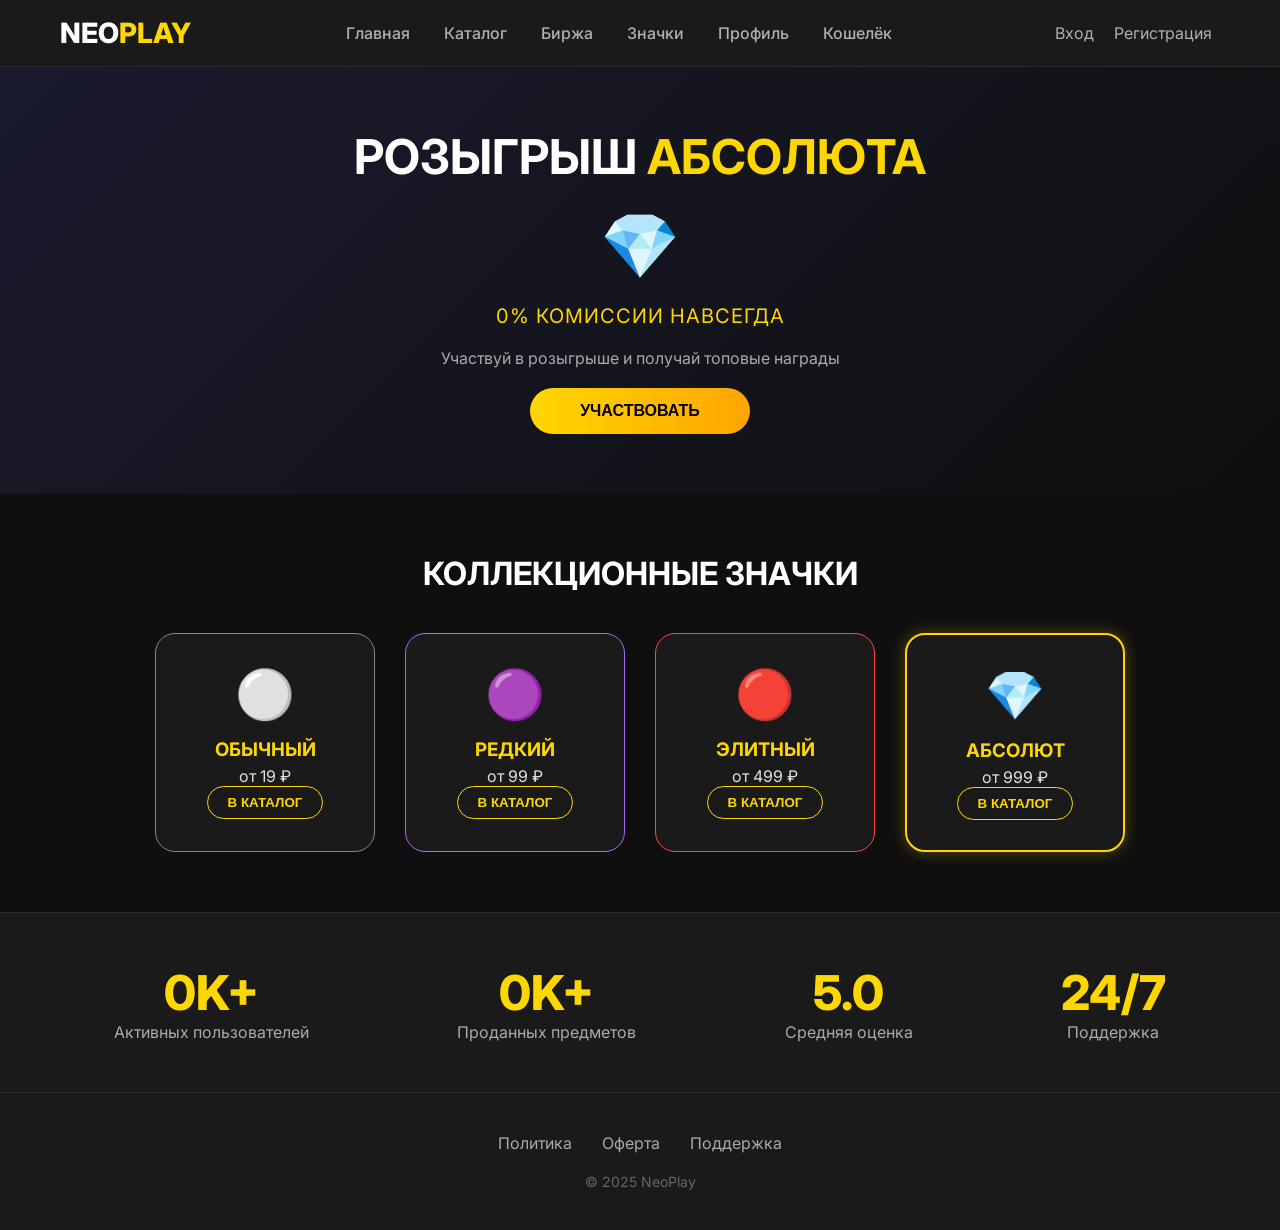
<file: index.html>
<!DOCTYPE html>
<html lang="ru">
<head>
    <meta charset="UTF-8">
    <title>NeoPlay — игровой маркетплейс</title>
    <link href="https://fonts.googleapis.com/css2?family=Inter:wght@400;500;600;700;800&display=swap" rel="stylesheet">
    <link rel="stylesheet" href="style.css">
</head>
<body>
    <header>
        <div class="container">
            <div class="logo" onclick="location.href='index.html'">NEO<span class="play">PLAY</span></div>
            <nav>
                <a href="index.html">Главная</a>
                <a href="catalog.html">Каталог</a>
                <a href="exchange.html">Биржа</a>
                <a href="badges.html">Значки</a>
                <a href="profile.html">Профиль</a>
                <a href="wallet.html">Кошелёк</a>
                <a href="admin.html" id="adminLink" style="display:none;">Админ</a>
            </nav>
            <div class="auth-links">
                <a href="login.html" id="loginLink">Вход</a>
                <a href="register.html" id="registerLink">Регистрация</a>
                <span id="userBalance" class="balance" style="display:none;">0 ₽</span>
            </div>
        </div>
    </header>

    <main>
        <section class="hero">
            <div class="container">
                <h1>РОЗЫГРЫШ <span class="gold">АБСОЛЮТА</span></h1>
                <div class="hero-badge">💎</div>
                <div class="hero-sub">0% КОМИССИИ НАВСЕГДА</div>
                <p class="hero-text">Участвуй в розыгрыше и получай топовые награды</p>
                <button class="btn-glow" id="giveawayBtn">УЧАСТВОВАТЬ</button>
            </div>
        </section>

        <section class="badges-section">
            <div class="container">
                <h2 class="section-title">КОЛЛЕКЦИОННЫЕ ЗНАЧКИ</h2>
                <div class="badges-grid" id="badgesGrid"></div>
            </div>
        </section>

        <section class="stats">
            <div class="container">
                <div class="stats-grid" id="statsGrid"></div>
            </div>
        </section>
    </main>

    <footer>
        <div class="container">
            <div class="footer-links">
                <a href="policy.html">Политика</a>
                <a href="offer.html">Оферта</a>
                <a href="support.html">Поддержка</a>
            </div>
            <div class="footer-copy">© 2025 NeoPlay</div>
        </div>
    </footer>

    <script src="script.js"></script>
    <script>
        function renderBadges() {
            const badges = [
                { name: 'ОБЫЧНЫЙ', icon: '⚪', price: 19, color: '#888' },
                { name: 'РЕДКИЙ', icon: '🟣', price: 99, color: '#AA66FF' },
                { name: 'ЭЛИТНЫЙ', icon: '🔴', price: 499, color: '#FF4444' },
                { name: 'АБСОЛЮТ', icon: '💎', price: 999, color: '#FFD700', absolute: true }
            ];
            const container = document.getElementById('badgesGrid');
            container.innerHTML = badges.map(b => `
                <div class="badge-card ${b.absolute ? 'absolute' : ''}" style="border-color:${b.color}">
                    <div class="badge-icon">${b.icon}</div>
                    <h3>${b.name}</h3>
                    <p>от ${b.price} ₽</p>
                    <button class="btn-outline" onclick="location.href='catalog.html'">В КАТАЛОГ</button>
                </div>
            `).join('');
        }

        function renderStats() {
            const users = JSON.parse(localStorage.getItem('neoPlay_users')) || [];
            const deals = JSON.parse(localStorage.getItem('neoPlay_deals')) || [];
            const reviews = JSON.parse(localStorage.getItem('neoPlay_reviews')) || [];
            const avgRating = reviews.length ? (reviews.reduce((a,b)=>a+b.rating,0)/reviews.length).toFixed(1) : '5.0';
            
            const stats = [
                { number: users.length + 'K+', label: 'Активных пользователей' },
                { number: deals.length + 'K+', label: 'Проданных предметов' },
                { number: avgRating, label: 'Средняя оценка' },
                { number: '24/7', label: 'Поддержка' }
            ];
            document.getElementById('statsGrid').innerHTML = stats.map(s => `
                <div class="stat-item">
                    <div class="stat-number">${s.number}</div>
                    <div class="stat-label">${s.label}</div>
                </div>
            `).join('');
        }

        function updateUI() {
            const user = JSON.parse(localStorage.getItem('neoPlay_currentUser'));
            const loginLink = document.getElementById('loginLink');
            const registerLink = document.getElementById('registerLink');
            const userBalance = document.getElementById('userBalance');
            const adminLink = document.getElementById('adminLink');
            
            if (user) {
                loginLink.style.display = 'none';
                registerLink.style.display = 'none';
                userBalance.style.display = 'inline-block';
                userBalance.innerText = `${user.balance || 0} ₽`;
                if (user.isOwner) adminLink.style.display = 'inline-block';
            } else {
                loginLink.style.display = 'inline-block';
                registerLink.style.display = 'inline-block';
                userBalance.style.display = 'none';
            }
        }

        document.getElementById('giveawayBtn')?.addEventListener('click', () => {
            const user = JSON.parse(localStorage.getItem('neoPlay_currentUser'));
            if (!user) { alert('Войдите в профиль'); location.href='login.html'; return; }
            if ((user.balance||0) < 100) { alert('Недостаточно средств'); location.href='wallet.html'; return; }
            user.balance -= 100;
            localStorage.setItem('neoPlay_currentUser', JSON.stringify(user));
            const tickets = JSON.parse(localStorage.getItem('neoPlay_tickets')) || [];
            tickets.push({ username: user.username, phone: user.phone, date: new Date().toISOString() });
            localStorage.setItem('neoPlay_tickets', JSON.stringify(tickets));
            alert('Билет куплен! Итоги в 20:00');
            updateUI();
        });

        renderBadges();
        renderStats();
        updateUI();
    </script>
</body>
</html>
</file>
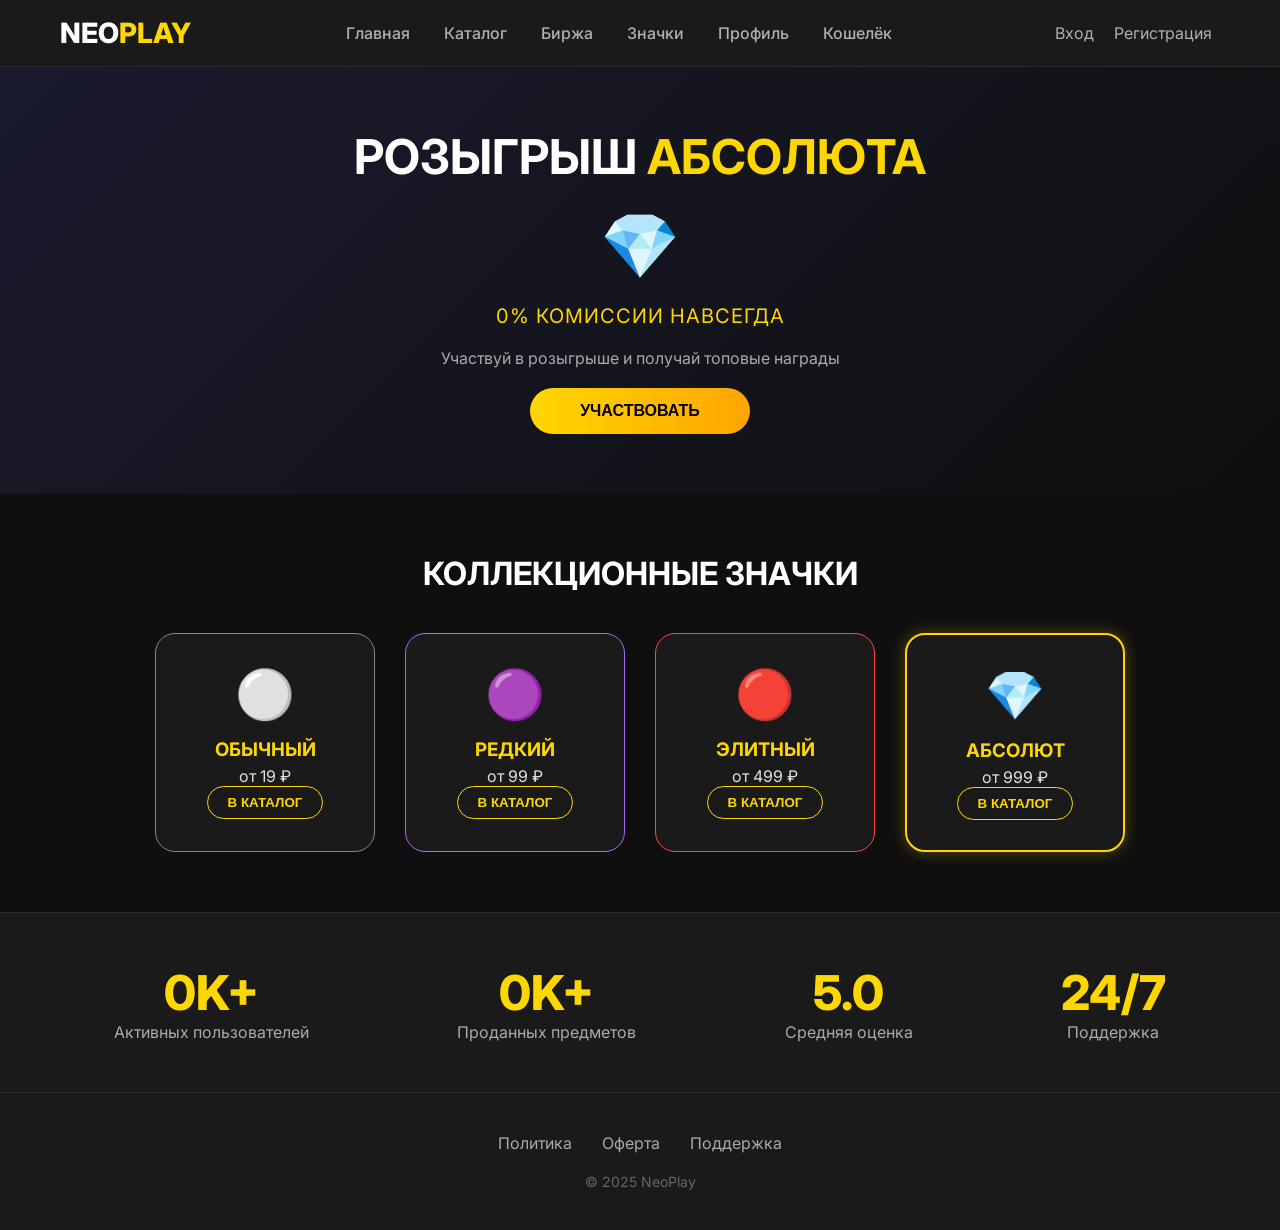
<file: admin.html>
<!DOCTYPE html>
<html lang="ru">
<head>
    <meta charset="UTF-8">
    <title>Админ-панель NeoPlay</title>
    <link rel="stylesheet" href="style.css">
</head>
<body>
    <div class="container" style="padding:40px 20px;">
        <h1 style="color:#FFD700;">👑 Админ-панель</h1>
        <div id="adminContent"></div>
    </div>
    <script>
        const user = JSON.parse(localStorage.getItem('neoPlay_currentUser'));
        if (!user || !user.isOwner) {
            alert('Доступ только владельцу');
            location.href = 'index.html';
        }
        
        function renderAdmin() {
            const users = JSON.parse(localStorage.getItem('neoPlay_users')) || [];
            const tickets = JSON.parse(localStorage.getItem('neoPlay_tickets')) || [];
            const deals = JSON.parse(localStorage.getItem('neoPlay_deals')) || [];
            
            document.getElementById('adminContent').innerHTML = `
                <div style="background:#1A1A1A; padding:20px; border-radius:20px;">
                    <h3>📊 Статистика</h3>
                    <p>Пользователей: ${users.length}</p>
                    <p>Сделок: ${deals.length}</p>
                    <p>Билетов розыгрыша: ${tickets.length}</p>
                    
                    <h3>👥 Пользователи</h3>
                    <div id="usersList"></div>
                    
                    <button id="runGiveaway" class="btn-glow">🎲 Провести розыгрыш</button>
                    <button id="clearData" style="background:#FF4444; margin-left:10px;">🗑 Очистить всё</button>
                </div>
            `;
            
            const usersList = document.getElementById('usersList');
            usersList.innerHTML = users.map(u => `
                <div style="border-bottom:1px solid #2A2A2A; padding:10px;">
                    <strong>${u.username}</strong> | ${u.phone} | Баланс: ${u.balance}₽ | ${u.isOwner ? '👑 Владелец' : ''}
                    <button onclick="addBalance('${u.phone}')">+100₽</button>
                </div>
            `).join('');
            
            document.getElementById('runGiveaway').onclick = () => {
                if (tickets.length < 3) { alert('Мало билетов'); return; }
                const shuffled = [...tickets];
                for (let i = shuffled.length - 1; i > 0; i--) {
                    const j = Math.floor(Math.random() * (i + 1));
                    [shuffled[i], shuffled[j]] = [shuffled[j], shuffled[i]];
                }
                const winners = shuffled.slice(0, 3);
                alert(`Победители: ${winners.map(w=>w.username).join(', ')}`);
                localStorage.setItem('neoPlay_tickets', JSON.stringify([]));
            };
            
            document.getElementById('clearData').onclick = () => {
                if(confirm('Удалить всех пользователей?')) {
                    localStorage.clear();
                    alert('Данные очищены');
                    location.reload();
                }
            };
        }
        
        window.addBalance = (phone) => {
            const users = JSON.parse(localStorage.getItem('neoPlay_users')) || [];
            const user = users.find(u => u.phone === phone);
            if (user) user.balance = (user.balance || 0) + 100;
            localStorage.setItem('neoPlay_users', JSON.stringify(users));
            renderAdmin();
        };
        
        renderAdmin();
    </script>
</body>
</html>
</file>
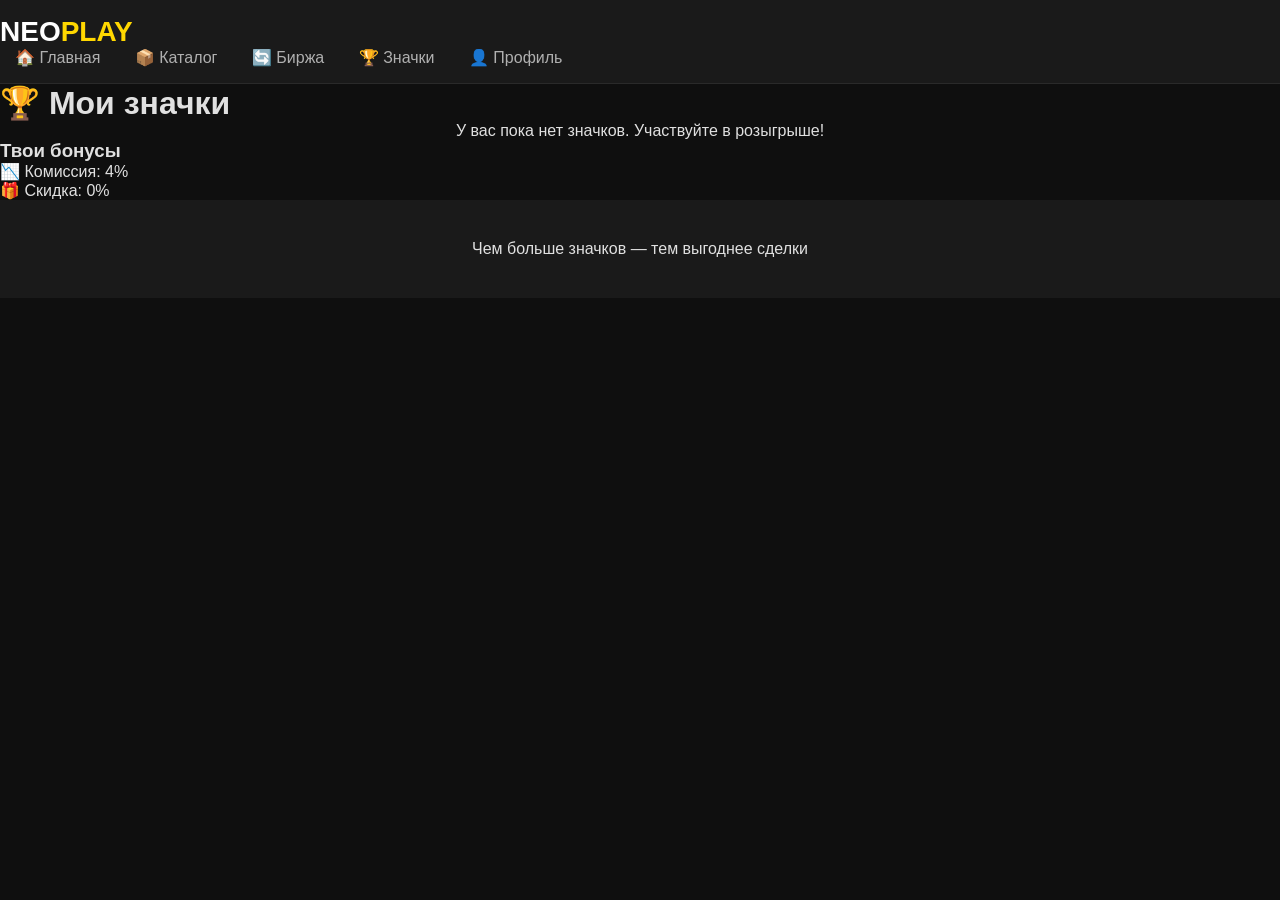
<file: badges.html>
<!DOCTYPE html>
<html lang="ru">
<head>
    <meta charset="UTF-8">
    <title>Мои значки — NeoPlay</title>
    <link rel="stylesheet" href="style.css">
</head>
<body>
    <header>
        <div class="logo">NEO<span class="gold">PLAY</span></div>
        <nav>
            <a href="index.html">🏠 Главная</a>
            <a href="catalog.html">📦 Каталог</a>
            <a href="exchange.html">🔄 Биржа</a>
            <a href="badges.html">🏆 Значки</a>
            <a href="profile.html">👤 Профиль</a>
        </nav>
    </header>

    <main>
        <h1 class="page-title">🏆 Мои значки</h1>
        <div class="badges-grid" id="userBadges">
            <!-- Значки пользователя будут здесь -->
        </div>
        <div class="bonus-info">
            <h3>Твои бонусы</h3>
            <p>📉 Комиссия: <span id="userCommission">4%</span></p>
            <p>🎁 Скидка: <span id="userDiscount">0%</span></p>
        </div>
    </main>

    <footer>
        <p>Чем больше значков — тем выгоднее сделки</p>
    </footer>
    <script src="script.js"></script>
</body>
</html>
</file>
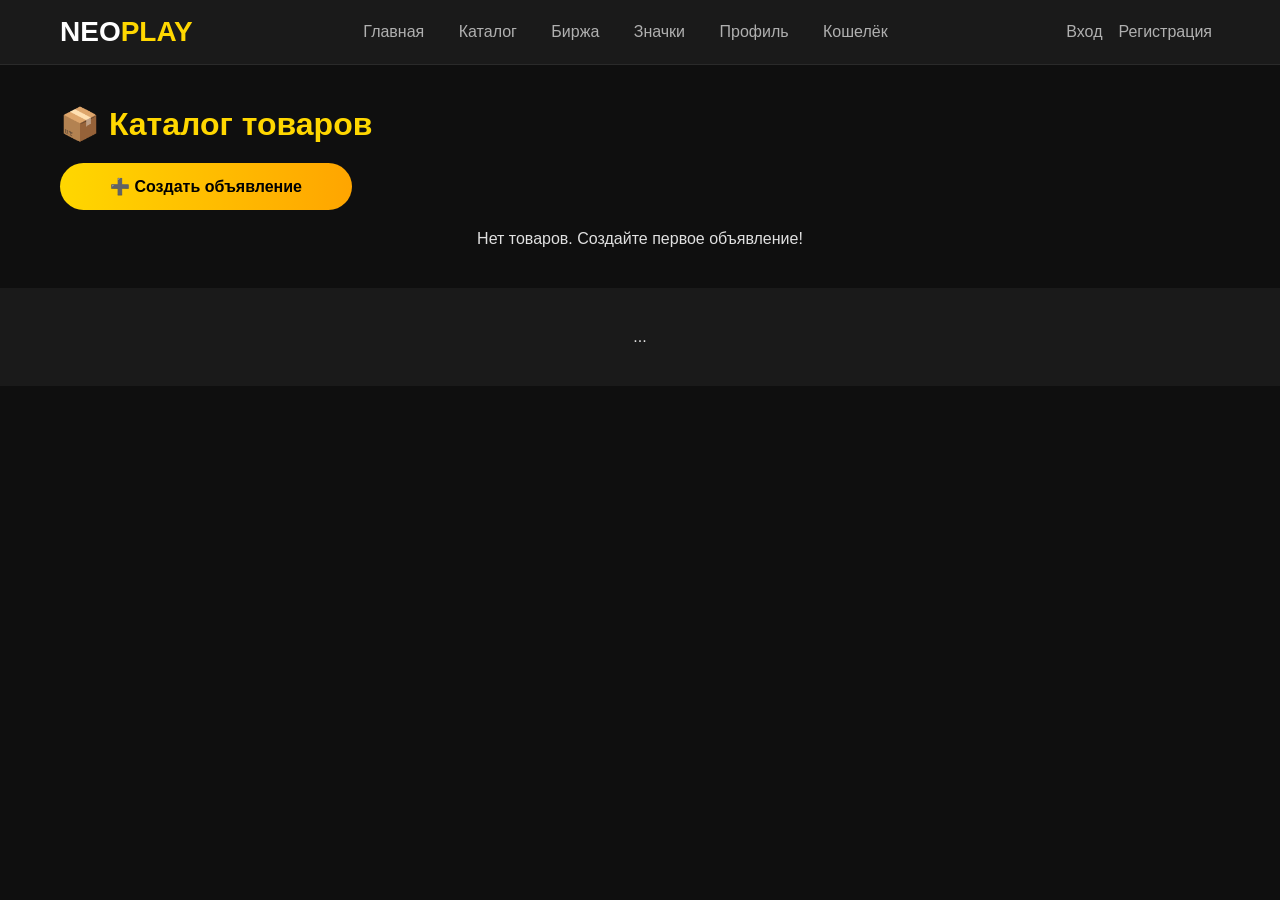
<file: catalog.html>
<!DOCTYPE html>
<html lang="ru">
<head>
    <meta charset="UTF-8">
    <title>Каталог NeoPlay</title>
    <link rel="stylesheet" href="style.css">
</head>
<body>
    <header>
        <div class="container">
            <div class="logo" onclick="location.href='index.html'">NEO<span class="play">PLAY</span></div>
            <nav>
                <a href="index.html">Главная</a>
                <a href="catalog.html">Каталог</a>
                <a href="exchange.html">Биржа</a>
                <a href="badges.html">Значки</a>
                <a href="profile.html">Профиль</a>
                <a href="wallet.html">Кошелёк</a>
            </nav>
            <div class="auth-links" id="authLinks"></div>
        </div>
    </header>

    <main class="container" style="padding: 40px 20px;">
        <h1 style="color:#FFD700;">📦 Каталог товаров</h1>
        
        <!-- Кнопка создания объявления -->
        <button id="createListingBtn" class="btn-glow" style="margin: 20px 0;">➕ Создать объявление</button>
        
        <!-- Сетка товаров -->
        <div id="listingsGrid" class="badges-grid"></div>
    </main>

    <footer>...</footer>

    <script>
        const COMMISSION = 0.04; // 4% комиссия платформы
        
        function updateUI() {
            const user = JSON.parse(localStorage.getItem('neoPlay_currentUser'));
            const authLinks = document.getElementById('authLinks');
            if (user) {
                authLinks.innerHTML = `<span class="balance">${user.balance || 0} ₽</span>`;
            } else {
                authLinks.innerHTML = `<a href="login.html">Вход</a><a href="register.html">Регистрация</a>`;
            }
        }
        
        function renderListings() {
            const listings = JSON.parse(localStorage.getItem('neoPlay_listings')) || [];
            const container = document.getElementById('listingsGrid');
            if (listings.length === 0) {
                container.innerHTML = '<p style="text-align:center; width:100%;">Нет товаров. Создайте первое объявление!</p>';
                return;
            }
            container.innerHTML = listings.map(l => `
                <div class="badge-card" style="width: 280px;">
                    <h3>${l.title}</h3>
                    <p>${l.description}</p>
                    <div class="price">${l.price} ₽</div>
                    <p style="font-size:12px; color:#888;">Продавец: ${l.seller}</p>
                    <p style="font-size:11px; color:#FFD700;">Комиссия: ${Math.floor(l.price * COMMISSION)} ₽</p>
                    <button class="btn-outline" onclick="buyItem(${l.id})">Купить</button>
                </div>
            `).join('');
        }

        window.buyItem = (id) => {
            const user = JSON.parse(localStorage.getItem('neoPlay_currentUser'));
            if (!user) { alert('Войдите в профиль'); location.href='login.html'; return; }
            const listings = JSON.parse(localStorage.getItem('neoPlay_listings')) || [];
            const item = listings.find(l => l.id === id);
            if (!item) return;
            
            const totalPrice = item.price;
            const commissionAmount = Math.floor(totalPrice * COMMISSION);
            const sellerGets = totalPrice - commissionAmount;
            
            if (user.balance < totalPrice) { alert('Недостаточно средств'); location.href='wallet.html'; return; }
            
            // Списание с покупателя
            user.balance -= totalPrice;
            localStorage.setItem('neoPlay_currentUser', JSON.stringify(user));
            
            // Начисление продавцу
            let users = JSON.parse(localStorage.getItem('neoPlay_users')) || [];
            const sellerIndex = users.findIndex(u => u.username === item.seller);
            if (sellerIndex !== -1) {
                users[sellerIndex].balance = (users[sellerIndex].balance || 0) + sellerGets;
                localStorage.setItem('neoPlay_users', JSON.stringify(users));
            }
            
            // Запись сделки
            const deals = JSON.parse(localStorage.getItem('neoPlay_deals')) || [];
            deals.push({
                id: Date.now(),
                item: item.title,
                price: totalPrice,
                commission: commissionAmount,
                seller: item.seller,
                buyer: user.username,
                date: new Date().toISOString()
            });
            localStorage.setItem('neoPlay_deals', JSON.stringify(deals));
            
            // Удаляем объявление
            const newListings = listings.filter(l => l.id !== id);
            localStorage.setItem('neoPlay_listings', JSON.stringify(newListings));
            
            alert(`✅ Товар "${item.title}" куплен!\n💰 Продавец получил ${sellerGets} ₽\n📊 Комиссия NeoPlay: ${commissionAmount} ₽`);
            renderListings();
            updateUI();
        };

        document.getElementById('createListingBtn')?.addEventListener('click', () => {
            const user = JSON.parse(localStorage.getItem('neoPlay_currentUser'));
            if (!user) { alert('Войдите в профиль'); location.href='login.html'; return; }
            
            const title = prompt('Название товара:');
            if (!title) return;
            const description = prompt('Описание:');
            const price = parseInt(prompt('Цена в рублях:'));
            if (isNaN(price) || price < 10) { alert('Цена должна быть от 10 ₽'); return; }
            
            const listings = JSON.parse(localStorage.getItem('neoPlay_listings')) || [];
            listings.push({
                id: Date.now(),
                title, description, price,
                seller: user.username,
                date: new Date().toISOString()
            });
            localStorage.setItem('neoPlay_listings', JSON.stringify(listings));
            alert('✅ Объявление создано!');
            renderListings();
        });

        renderListings();
        updateUI();
    </script>
</body>
</html>
</file>
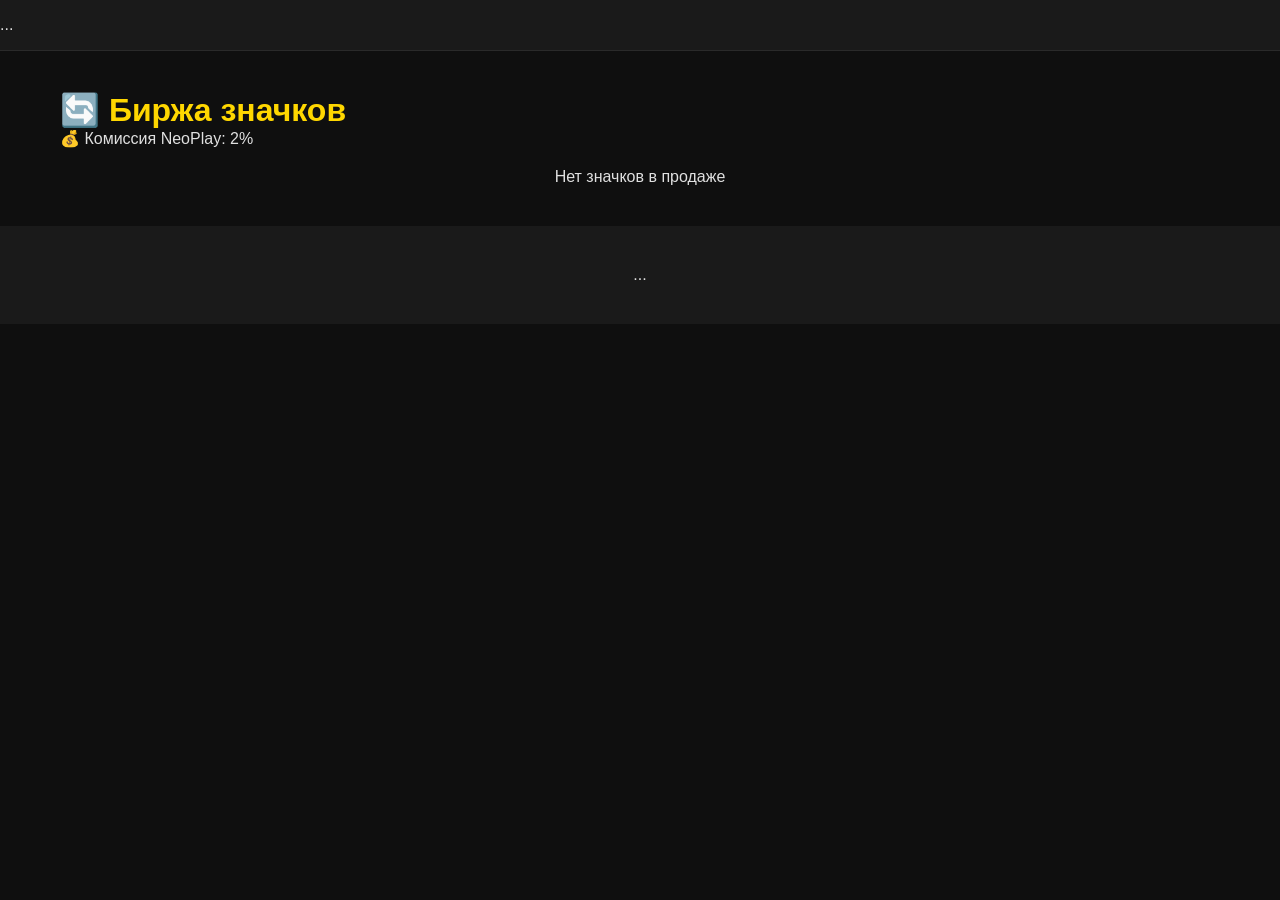
<file: exchange.html>
<!DOCTYPE html>
<html lang="ru">
<head>
    <meta charset="UTF-8">
    <title>Биржа NeoPlay</title>
    <link rel="stylesheet" href="style.css">
</head>
<body>
    <header>...</header>

    <main class="container" style="padding:40px 20px;">
        <h1 style="color:#FFD700;">🔄 Биржа значков</h1>
        <p style="margin-bottom:20px;">💰 Комиссия NeoPlay: 2%</p>
        <div id="exchangeGrid" class="badges-grid"></div>
    </main>

    <footer>...</footer>

    <script>
        function renderExchange() {
            const listings = JSON.parse(localStorage.getItem('neoPlay_badgeExchange')) || [];
            const container = document.getElementById('exchangeGrid');
            if (listings.length === 0) {
                container.innerHTML = '<p style="text-align:center;">Нет значков в продаже</p>';
                return;
            }
            container.innerHTML = listings.map(l => `
                <div class="badge-card">
                    <div class="badge-icon">${l.icon}</div>
                    <h3>${l.name}</h3>
                    <div class="price">${l.price} ₽</div>
                    <p style="font-size:12px;">Продавец: ${l.seller}</p>
                    <button class="btn-outline" onclick="buyBadge(${l.id})">Купить</button>
                </div>
            `).join('');
        }

        window.buyBadge = (id) => {
            const user = JSON.parse(localStorage.getItem('neoPlay_currentUser'));
            if (!user) { alert('Войдите'); location.href='login.html'; return; }
            const listings = JSON.parse(localStorage.getItem('neoPlay_badgeExchange')) || [];
            const badge = listings.find(b => b.id === id);
            if (!badge) return;
            if (user.balance < badge.price) { alert('Недостаточно средств'); location.href='wallet.html'; return; }
            
            // Списываем деньги
            user.balance -= badge.price;
            localStorage.setItem('neoPlay_currentUser', JSON.stringify(user));
            
            // Комиссия 2%
            const commission = Math.floor(badge.price * 0.02);
            const sellerGets = badge.price - commission;
            
            // Начисляем продавцу
            const users = JSON.parse(localStorage.getItem('neoPlay_users')) || [];
            const seller = users.find(u => u.username === badge.seller);
            if (seller) seller.balance = (seller.balance || 0) + sellerGets;
            localStorage.setItem('neoPlay_users', JSON.stringify(users));
            
            // Добавляем значок покупателю
            user.badges = user.badges || [];
            user.badges.push({ id: badge.badgeId, name: badge.name, icon: badge.icon });
            localStorage.setItem('neoPlay_currentUser', JSON.stringify(user));
            
            // Удаляем объявление
            const newListings = listings.filter(b => b.id !== id);
            localStorage.setItem('neoPlay_badgeExchange', JSON.stringify(newListings));
            
            alert(`Значок "${badge.name}" куплен! Комиссия NeoPlay: ${commission} ₽`);
            renderExchange();
        };

        renderExchange();
    </script>
</body>
</html>
</file>
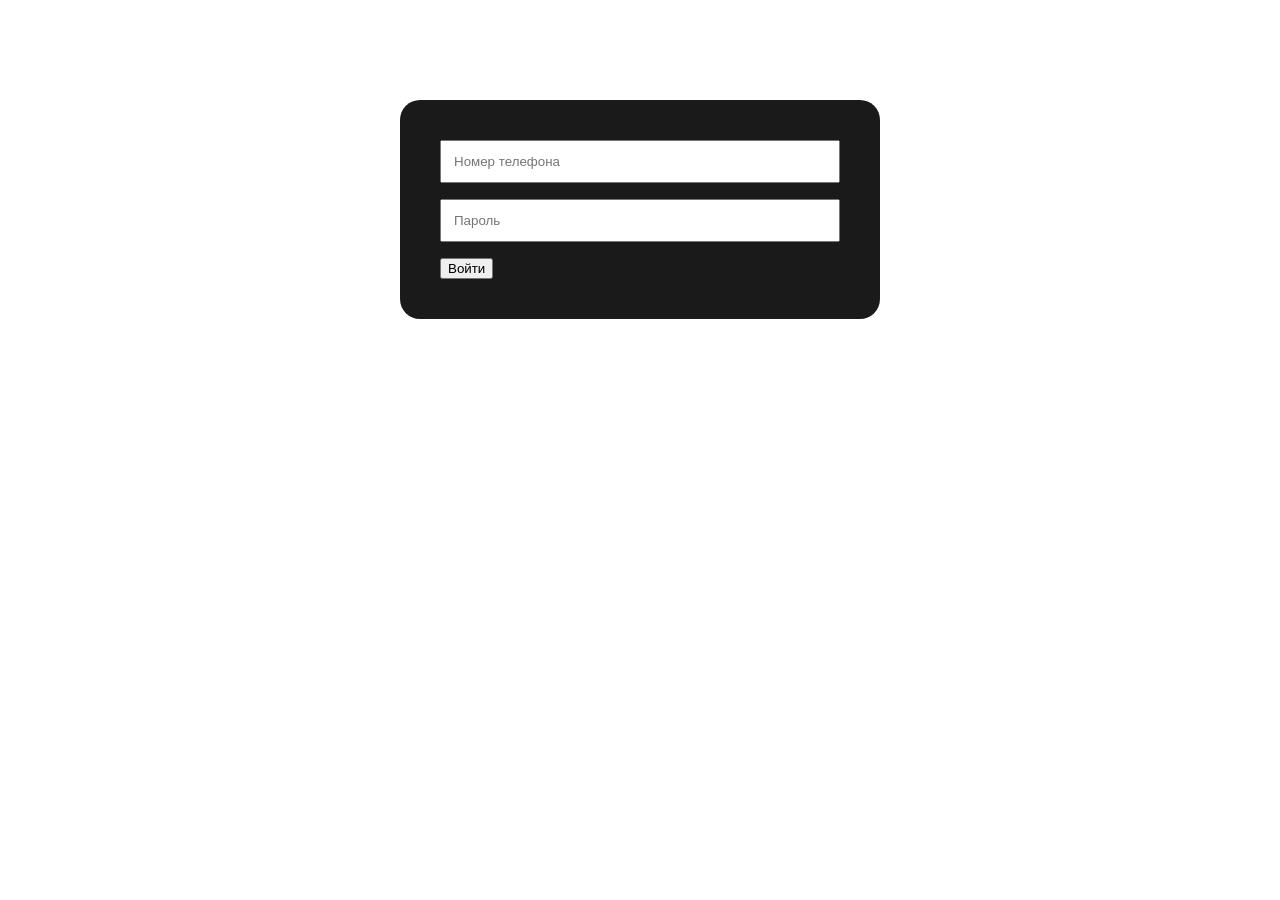
<file: profile.html>
<!DOCTYPE html>
<html lang="ru">
<head>
    <meta charset="UTF-8">
    <title>Профиль NeoPlay</title>
    <link rel="stylesheet" href="style.css">
</head>
<body>
    <header>...</header>

    <main class="container" style="padding: 40px 20px;">
        <div id="profileContent"></div>
    </main>

    <script>
        function renderProfile() {
            let user = JSON.parse(localStorage.getItem('neoPlay_currentUser'));
            if (!user) { location.href = 'login.html'; return; }
            
            // Загружаем дополнительные данные профиля
            let profiles = JSON.parse(localStorage.getItem('neoPlay_profiles')) || {};
            let userProfile = profiles[user.username] || { avatar: '👤', bio: '', social: '' };
            
            const deals = JSON.parse(localStorage.getItem('neoPlay_deals')) || [];
            const myDeals = deals.filter(d => d.buyer === user.username || d.seller === user.username);
            
            document.getElementById('profileContent').innerHTML = `
                <div style="background:#1A1A1A; padding:30px; border-radius:20px;">
                    <div style="text-align:center;">
                        <div style="font-size:64px;">${userProfile.avatar}</div>
                        <h1 style="color:#FFD700;">${user.username}</h1>
                        ${user.isOwner ? '<p style="color:#FFD700;">👑 Владелец платформы</p>' : ''}
                        <p>📞 ${user.phone}</p>
                        <p>💰 Баланс: ${user.balance || 0} ₽</p>
                        <p>🏆 Сделок: ${myDeals.length}</p>
                        <button id="editProfileBtn" class="btn-outline" style="margin-top:15px;">✏️ Редактировать профиль</button>
                    </div>
                    
                    <div style="margin-top:30px;">
                        <h3>📝 О себе</h3>
                        <p>${userProfile.bio || 'Не указано'}</p>
                    </div>
                    
                    <div style="margin-top:20px;">
                        <h3>🔗 Соцсети</h3>
                        <p>${userProfile.social ? `<a href="${userProfile.social}" target="_blank">${userProfile.social}</a>` : 'Не указано'}</p>
                    </div>
                    
                    <h2 style="margin-top:30px;">🏅 Мои значки</h2>
                    <div id="userBadges" class="badges-grid" style="justify-content:flex-start;"></div>
                    
                    <h2 style="margin-top:30px;">📋 История сделок</h2>
                    <div id="dealsHistory"></div>
                </div>
            `;
            
            // Значки
            const badgesContainer = document.getElementById('userBadges');
            if (!user.badges || user.badges.length === 0) {
                badgesContainer.innerHTML = '<p>У вас пока нет значков</p>';
            } else {
                badgesContainer.innerHTML = user.badges.map(b => `
                    <div class="badge-card" style="width:150px;">
                        <div class="badge-icon">${b.icon}</div>
                        <h3>${b.name}</h3>
                    </div>
                `).join('');
            }
            
            // История сделок
            const dealsContainer = document.getElementById('dealsHistory');
            if (myDeals.length === 0) {
                dealsContainer.innerHTML = '<p>Нет сделок</p>';
            } else {
                dealsContainer.innerHTML = myDeals.map(d => `
                    <div style="border-bottom:1px solid #2A2A2A; padding:10px;">
                        ${d.buyer === user.username ? '🛒 Купил' : '📦 Продал'} "${d.item}" за ${d.price} ₽
                        <span style="color:#FFD700;">(комиссия ${d.commission} ₽)</span>
                        <br><small>${new Date(d.date).toLocaleString()}</small>
                    </div>
                `).join('');
            }
            
            document.getElementById('editProfileBtn').onclick = () => {
                const newAvatar = prompt('Введите эмодзи для аватара:', userProfile.avatar);
                const newBio = prompt('Расскажите о себе:', userProfile.bio);
                const newSocial = prompt('Ссылка на соцсеть (Telegram/VK):', userProfile.social);
                
                profiles[user.username] = {
                    avatar: newAvatar || '👤',
                    bio: newBio || '',
                    social: newSocial || ''
                };
                localStorage.setItem('neoPlay_profiles', JSON.stringify(profiles));
                renderProfile();
            };
        }
        
        renderProfile();
    </script>
</body>
</html>
</file>
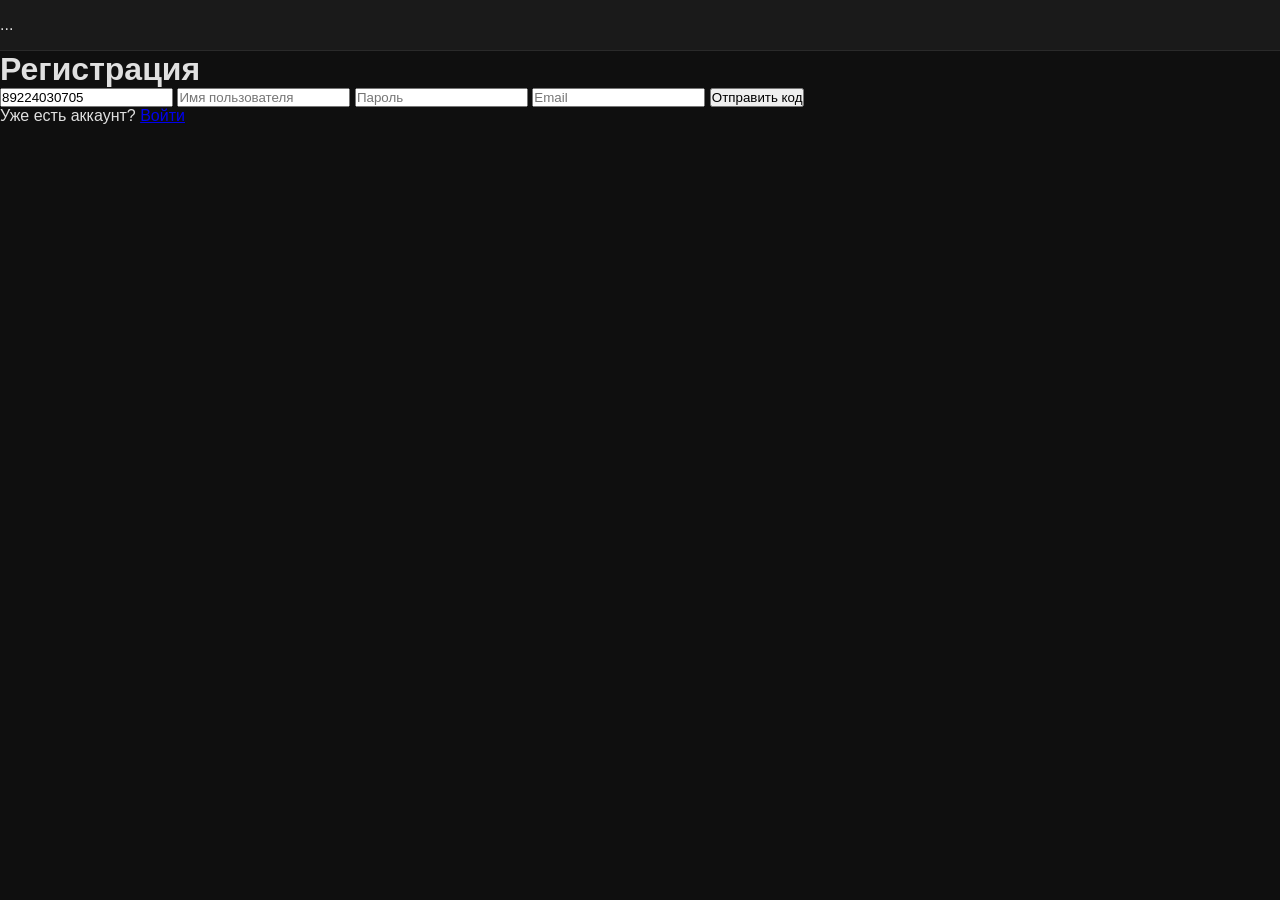
<file: register.html>
<!DOCTYPE html>
<html lang="ru">
<head>
    <meta charset="UTF-8">
    <title>Регистрация — NeoPlay</title>
    <link rel="stylesheet" href="style.css">
</head>
<body>
    <header>...</header>

    <main class="auth-page">
        <div class="auth-card">
            <h1>Регистрация</h1>
            <form id="registerForm">
                <input type="text" id="regPhone" placeholder="Номер телефона" value="89224030705" readonly>
                <input type="text" id="regUsername" placeholder="Имя пользователя" required>
                <input type="password" id="regPassword" placeholder="Пароль" required>
                <input type="email" id="regEmail" placeholder="Email" required>
                <button type="button" id="sendCodeBtn" class="btn">Отправить код</button>
                <input type="text" id="regCode" placeholder="Код из письма" style="display:none;">
                <button type="submit" id="submitRegBtn" style="display:none;" class="btn">Зарегистрироваться</button>
            </form>
            <p>Уже есть аккаунт? <a href="login.html">Войти</a></p>
        </div>
    </main>

    <script>
        let generatedCode = "";

        document.getElementById("sendCodeBtn").onclick = () => {
            const email = document.getElementById("regEmail").value;
            if (!email) return alert("Введите email");
            generatedCode = Math.floor(100000 + Math.random() * 900000).toString();
            alert(`Код подтверждения: ${generatedCode} (отправлен на ${email})`);
            document.getElementById("regCode").style.display = "block";
            document.getElementById("submitRegBtn").style.display = "inline-block";
        };

        document.getElementById("registerForm").onsubmit = (e) => {
            e.preventDefault();
            const code = document.getElementById("regCode").value;
            if (code !== generatedCode) return alert("Неверный код");
            const phone = document.getElementById("regPhone").value;
            const username = document.getElementById("regUsername").value;
            const password = document.getElementById("regPassword").value;
            const email = document.getElementById("regEmail").value;

            const users = JSON.parse(localStorage.getItem("neoPlay_users")) || [];
            if (users.find(u => u.phone === phone)) return alert("Номер уже зарегистрирован");

            const newUser = {
                phone, username, password, email,
                isOwner: phone === "89224030705",
                balance: 0,
                badges: [],
                deals: 0,
                role: phone === "89224030705" ? "owner" : "user"
            };
            users.push(newUser);
            localStorage.setItem("neoPlay_users", JSON.stringify(users));
            localStorage.setItem("neoPlay_currentUser", JSON.stringify(newUser));
            alert("Регистрация успешна!");
            window.location.href = "profile.html";
        };
    </script>
</body>
</html>
</file>
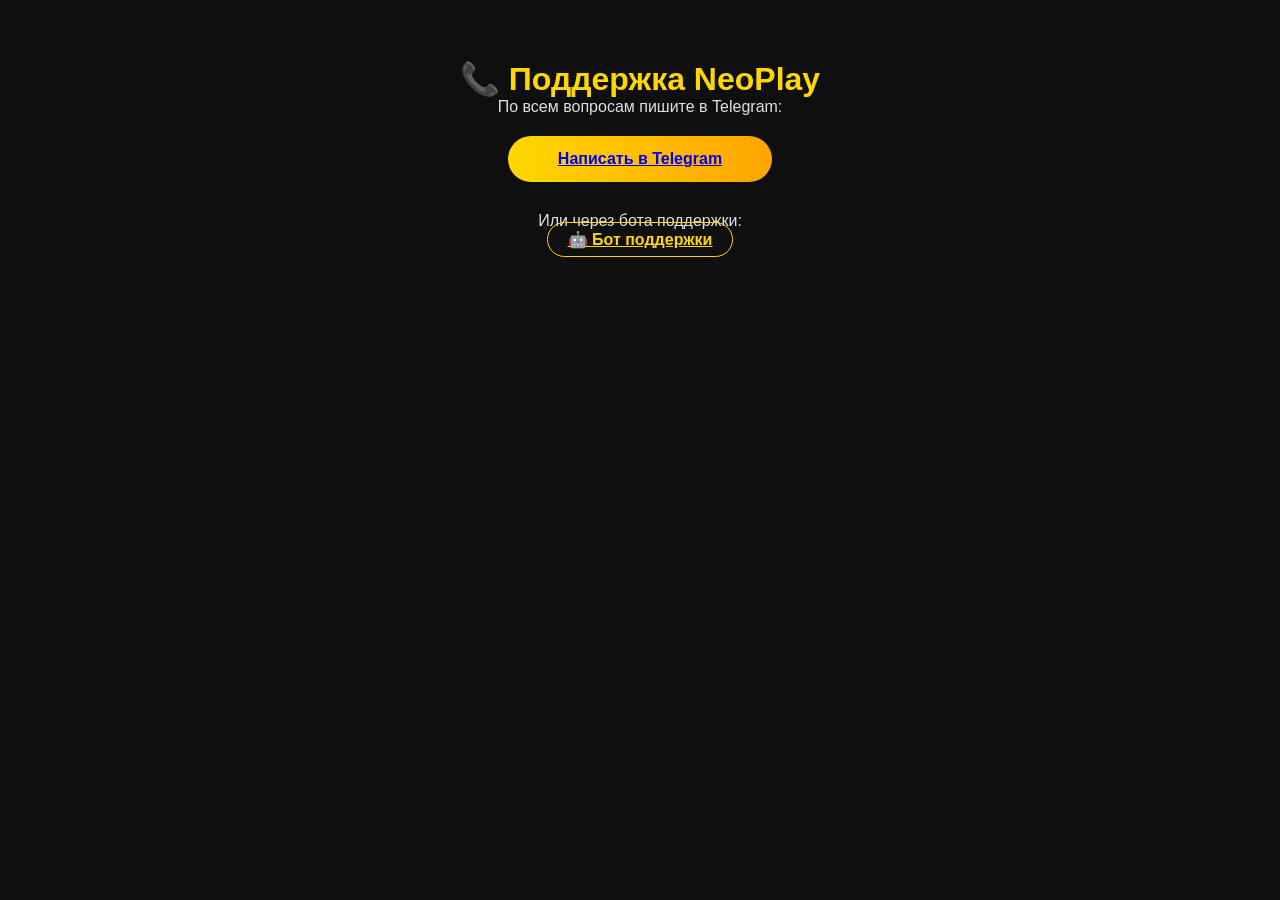
<file: support.html>
<!DOCTYPE html>
<html lang="ru">
<head>
    <meta charset="UTF-8">
    <title>Поддержка NeoPlay</title>
    <link rel="stylesheet" href="style.css">
</head>
<body>
    <div class="container" style="padding:60px 20px; text-align:center;">
        <h1 style="color:#FFD700;">📞 Поддержка NeoPlay</h1>
        <p>По всем вопросам пишите в Telegram:</p>
        <a href="https://t.me/AndreyNiikiforov" class="btn-glow" style="display:inline-block; margin-top:20px;">Написать в Telegram</a>
        <p style="margin-top:30px;">Или через бота поддержки:</p>
        <a href="https://t.me/NeoPlaySupportBot" class="btn-outline">🤖 Бот поддержки</a>
    </div>
</body>
</html>
</file>
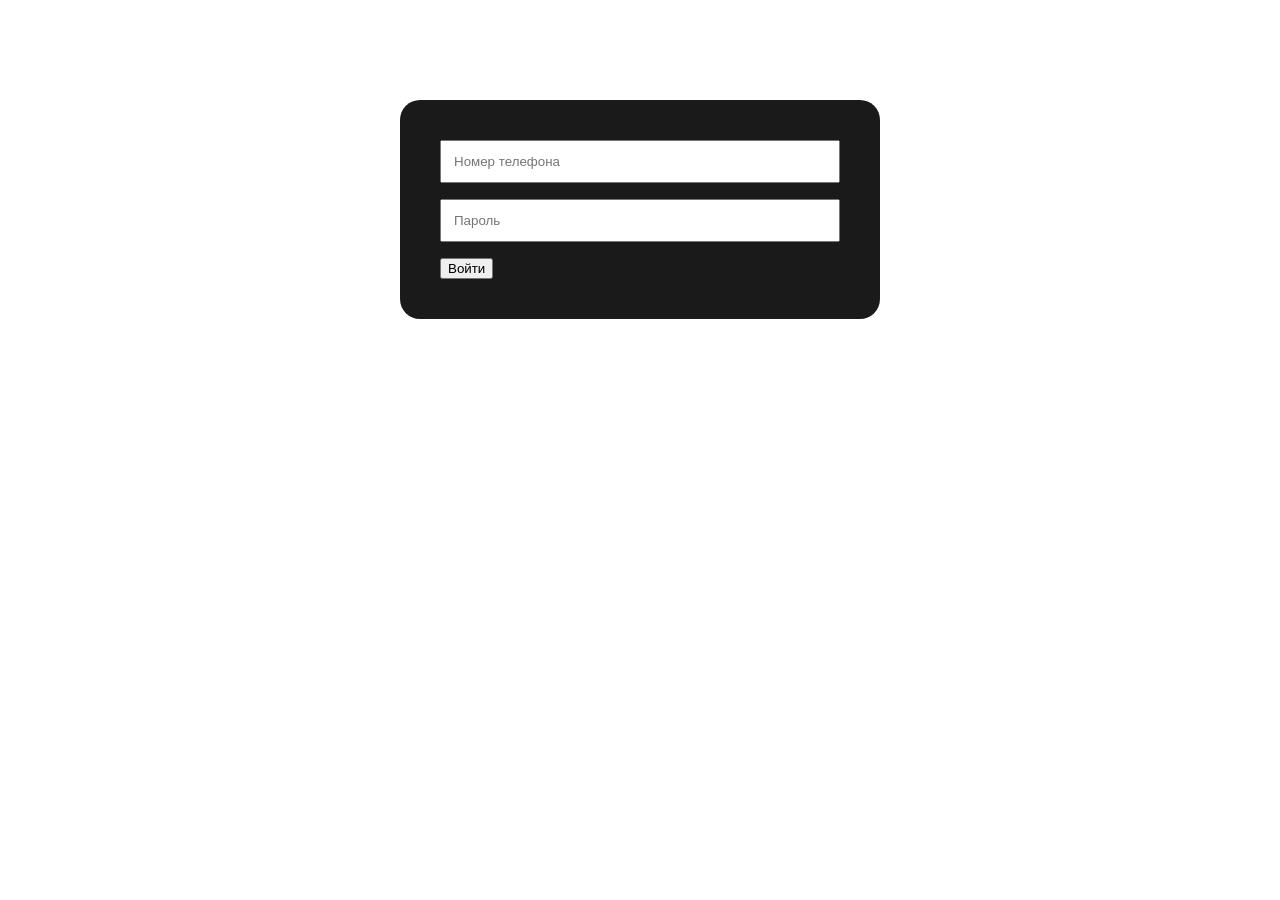
<file: wallet.html>
<!DOCTYPE html>
<html lang="ru">
<head>
    <meta charset="UTF-8">
    <title>Кошелёк NeoPlay</title>
    <link href="https://fonts.googleapis.com/css2?family=Inter:wght@400;500;600;700;800&display=swap" rel="stylesheet">
    <style>
        * {
            margin: 0;
            padding: 0;
            box-sizing: border-box;
        }
        body {
            background: #0A0A0A;
            font-family: 'Inter', sans-serif;
            color: #FFFFFF;
        }
        .container {
            max-width: 1200px;
            margin: 0 auto;
            padding: 0 20px;
        }
        header {
            background: #0F0F0F;
            border-bottom: 1px solid #1F1F1F;
            padding: 16px 0;
        }
        header .container {
            display: flex;
            justify-content: space-between;
            align-items: center;
            flex-wrap: wrap;
            gap: 20px;
        }
        .logo {
            font-size: 28px;
            font-weight: 800;
            cursor: pointer;
            color: #FFFFFF;
        }
        .logo .play {
            color: #FFD700;
        }
        nav a {
            color: #E0E0E0;
            text-decoration: none;
            margin: 0 15px;
            transition: color 0.3s;
        }
        nav a:hover {
            color: #FFD700;
        }
        .balance {
            background: #1A1A1A;
            padding: 6px 16px;
            border-radius: 30px;
            color: #FFD700;
            font-weight: 600;
        }
        .auth-links a {
            color: #E0E0E0;
            text-decoration: none;
            margin-left: 15px;
        }
        .btn-outline {
            background: transparent;
            border: 1px solid #FFD700;
            color: #FFD700;
            padding: 10px 24px;
            border-radius: 30px;
            cursor: pointer;
            font-weight: 600;
            transition: 0.3s;
            margin: 5px;
        }
        .btn-outline:hover {
            background: #FFD700;
            color: #0A0A0A;
        }
        .btn-glow {
            background: linear-gradient(90deg, #FFD700, #FFA500);
            border: none;
            padding: 12px 30px;
            border-radius: 40px;
            font-weight: 800;
            cursor: pointer;
            transition: 0.3s;
        }
        footer {
            background: #0F0F0F;
            padding: 40px 0;
            text-align: center;
            margin-top: 60px;
        }
        .footer-links {
            display: flex;
            justify-content: center;
            gap: 30px;
            flex-wrap: wrap;
            margin-bottom: 20px;
        }
        .footer-links a {
            color: #AAAAAA;
            text-decoration: none;
        }
        .wallet-card {
            background: #1A1A1A;
            padding: 30px;
            border-radius: 20px;
            text-align: center;
            max-width: 500px;
            margin: 40px auto;
        }
        .wallet-card input {
            width: 100%;
            padding: 12px;
            background: #0F0F0F;
            border: 1px solid #2A2A2A;
            border-radius: 12px;
            color: white;
            margin: 10px 0;
        }
    </style>
</head>
<body>
    <header>
        <div class="container">
            <div class="logo" onclick="location.href='index.html'">NEO<span class="play">PLAY</span></div>
            <nav>
                <a href="index.html">Главная</a>
                <a href="catalog.html">Каталог</a>
                <a href="exchange.html">Биржа</a>
                <a href="badges.html">Значки</a>
                <a href="profile.html">Профиль</a>
                <a href="wallet.html">Кошелёк</a>
            </nav>
            <div class="auth-links" id="authLinks"></div>
        </div>
    </header>

    <main>
        <div class="container">
            <div class="wallet-card">
                <h1 style="color:#FFD700;">💳 Кошелёк NeoPlay</h1>
                <div id="walletInfo"></div>
            </div>
        </div>
    </main>

    <footer>
        <div class="container">
            <div class="footer-links">
                <a href="policy.html">Политика</a>
                <a href="offer.html">Оферта</a>
                <a href="support.html">Поддержка</a>
            </div>
            <div class="footer-copy">© 2025 NeoPlay</div>
        </div>
    </footer>

    <script>
        // ТВОЙ КОШЕЛЁК
        const WALLET_ID = '4100119554137609';
        
        function updateUI() {
            const user = JSON.parse(localStorage.getItem('neoPlay_currentUser'));
            const authLinks = document.getElementById('authLinks');
            if (user) {
                authLinks.innerHTML = `<span class="balance">${user.balance || 0} ₽</span>`;
            } else {
                authLinks.innerHTML = `<a href="login.html">Вход</a><a href="register.html">Регистрация</a>`;
            }
        }

        function updateWallet() {
            const user = JSON.parse(localStorage.getItem('neoPlay_currentUser'));
            if (!user) {
                location.href = 'login.html';
                return;
            }
            
            document.getElementById('walletInfo').innerHTML = `
                <h2>💰 Баланс: ${user.balance || 0} ₽</h2>
                
                <div style="margin:30px 0;">
                    <h3>💎 Пополнить баланс</h3>
                    <div>
                        <button onclick="deposit(100)" class="btn-outline">100 ₽</button>
                        <button onclick="deposit(500)" class="btn-outline">500 ₽</button>
                        <button onclick="deposit(1000)" class="btn-outline">1000 ₽</button>
                        <button onclick="deposit(5000)" class="btn-outline">5000 ₽</button>
                        <button onclick="deposit(10000)" class="btn-outline">10 000 ₽</button>
                    </div>
                    <p style="margin-top:15px; font-size:12px; color:#888;">
                        🔐 Деньги поступают на кошелёк ${WALLET_ID}<br>
                        💳 Принимаются карты РФ, СБП, ApplePay, GooglePay
                    </p>
                </div>
                
                <div style="margin:30px 0;">
                    <h3>💸 Вывод средств</h3>
                    <input type="number" id="withdrawAmount" placeholder="Сумма вывода">
                    <button onclick="withdraw()" class="btn-glow">Запросить вывод</button>
                    <p style="font-size:12px; color:#888; margin-top:10px;">⏱ Вывод обрабатывается вручную в течение 24 часов</p>
                </div>
                
                <div style="margin:30px 0;">
                    <h3>📊 Последние транзакции</h3>
                    <div id="transactionsList"></div>
                </div>
            `;
            
            // История транзакций
            const transactions = JSON.parse(localStorage.getItem('neoPlay_transactions')) || [];
            const userTransactions = transactions.filter(t => t.username === user.username).slice(-5);
            const txContainer = document.getElementById('transactionsList');
            if (userTransactions.length === 0) {
                txContainer.innerHTML = '<p style="color:#888;">Нет транзакций</p>';
            } else {
                txContainer.innerHTML = userTransactions.map(t => `
                    <div style="border-bottom:1px solid #2A2A2A; padding:8px; text-align:left;">
                        ${t.type === 'deposit' ? '💰 Пополнение' : '💸 Вывод'}: ${t.amount} ₽ — ${new Date(t.date).toLocaleString()}
                    </div>
                `).join('');
            }
        }
        
        // Функция пополнения — отправляет на ЮMoney
        window.deposit = (amount) => {
            const user = JSON.parse(localStorage.getItem('neoPlay_currentUser'));
            if (!user) { alert('Войдите в профиль'); location.href='login.html'; return; }
            
            // Ссылка на оплату через ЮMoney (твой кошелёк)
            const paymentUrl = `https://yoomoney.ru/quickpay/confirm.xml?receiver=${WALLET_ID}&quickpay-form=small&targets=NeoPlay&sum=${amount}&label=${user.username}&comment=Пополнение%20баланса&successURL=https://andreyniikiforov.github.io/NeoPlay/wallet.html`;
            
            // Открываем оплату
            window.location.href = paymentUrl;
        };
        
        // Запрос вывода на твою карту
        window.withdraw = () => {
            const amount = parseInt(document.getElementById('withdrawAmount').value);
            if (isNaN(amount) || amount <= 0) { alert('Введите сумму'); return; }
            const user = JSON.parse(localStorage.getItem('neoPlay_currentUser'));
            if ((user.balance || 0) < amount) { alert('Недостаточно средств'); return; }
            
            user.balance -= amount;
            localStorage.setItem('neoPlay_currentUser', JSON.stringify(user));
            
            // Записываем транзакцию
            const transactions = JSON.parse(localStorage.getItem('neoPlay_transactions')) || [];
            transactions.push({ username: user.username, type: 'withdraw', amount: amount, date: new Date().toISOString() });
            localStorage.setItem('neoPlay_transactions', JSON.stringify(transactions));
            
            // Обновляем глобальный список пользователей
            let users = JSON.parse(localStorage.getItem('neoPlay_users')) || [];
            const userIndex = users.findIndex(u => u.username === user.username);
            if (userIndex !== -1) users[userIndex].balance = user.balance;
            localStorage.setItem('neoPlay_users', JSON.stringify(users));
            
            alert(`✅ Заявка на вывод ${amount} ₽ отправлена.\n💰 Деньги поступят на карту ${WALLET_ID} в течение 24 часов.\n📞 При проблемах пиши в поддержку.`);
            updateWallet();
            updateUI();
        };
        
        // Проверка успешного пополнения из URL
        function checkPaymentSuccess() {
            const urlParams = new URLSearchParams(window.location.search);
            if (urlParams.get('success') === '1') {
                const amount = urlParams.get('amount');
                if (amount) {
                    alert(`✅ Оплата ${amount} ₽ прошла успешно! Баланс обновится автоматически через несколько секунд.`);
                    window.location.href = 'wallet.html';
                }
            }
        }
        
        updateUI();
        updateWallet();
        checkPaymentSuccess();
    </script>
</body>
</html>
</file>
<file: style.css>
* {
    margin: 0;
    padding: 0;
    box-sizing: border-box;
}

body {
    background: #0F0F0F;
    font-family: 'Inter', sans-serif;
    color: #E0E0E0;
}

.container {
    max-width: 1200px;
    margin: 0 auto;
    padding: 0 20px;
}

header {
    background: #1A1A1A;
    border-bottom: 1px solid #2A2A2A;
    padding: 16px 0;
    position: sticky;
    top: 0;
    z-index: 100;
}

header .container {
    display: flex;
    justify-content: space-between;
    align-items: center;
    flex-wrap: wrap;
    gap: 20px;
}

.logo {
    font-size: 28px;
    font-weight: 800;
    cursor: pointer;
    color: white;
}

.logo .play {
    color: #FFD700;
}

nav a {
    color: #B0B0B0;
    text-decoration: none;
    margin: 0 15px;
    transition: color 0.3s;
    font-weight: 500;
}

nav a:hover {
    color: #FFD700;
}

.auth-links a {
    color: #B0B0B0;
    text-decoration: none;
    margin: 0 8px;
}

.auth-links a:hover {
    color: #FFD700;
}

.balance {
    background: #2A2A2A;
    padding: 6px 16px;
    border-radius: 30px;
    color: #FFD700;
    font-weight: 600;
}

.hero {
    text-align: center;
    padding: 60px 20px;
    background: linear-gradient(135deg, #1A1A2E, #0F0F0F);
}

.hero h1 {
    font-size: 48px;
    color: white;
}

.gold {
    color: #FFD700;
}

.hero-badge {
    font-size: 64px;
    margin: 20px 0;
    animation: pulse 2s infinite;
}

@keyframes pulse {
    0% { transform: scale(1); }
    50% { transform: scale(1.1); text-shadow: 0 0 20px gold; }
    100% { transform: scale(1); }
}

.hero-sub {
    font-size: 20px;
    color: #FFD700;
    letter-spacing: 1px;
}

.hero-text {
    color: #AAA;
    margin: 20px 0;
}

.btn-glow {
    background: linear-gradient(90deg, #FFD700, #FFA500);
    border: none;
    padding: 14px 50px;
    border-radius: 40px;
    font-weight: 800;
    font-size: 16px;
    cursor: pointer;
    transition: 0.3s;
}

.btn-glow:hover {
    transform: translateY(-2px);
    box-shadow: 0 10px 30px rgba(255,215,0,0.4);
}

.badges-section {
    padding: 60px 0;
}

.section-title {
    text-align: center;
    font-size: 32px;
    margin-bottom: 40px;
    color: white;
}

.badges-grid {
    display: flex;
    justify-content: center;
    gap: 30px;
    flex-wrap: wrap;
}

.badge-card {
    background: #1A1A1A;
    border-radius: 20px;
    padding: 30px 20px;
    text-align: center;
    width: 220px;
    border: 1px solid #2A2A2A;
    transition: 0.3s;
}

.badge-card:hover {
    transform: translateY(-5px);
    border-color: #FFD700;
}

.absolute {
    border: 2px solid #FFD700;
    box-shadow: 0 0 15px rgba(255,215,0,0.3);
}

.badge-icon {
    font-size: 48px;
}

.badge-card h3 {
    color: #FFD700;
    margin: 15px 0 5px;
}

.btn-outline {
    background: transparent;
    border: 1px solid #FFD700;
    color: #FFD700;
    padding: 8px 20px;
    border-radius: 30px;
    cursor: pointer;
    font-weight: 600;
    transition: 0.3s;
}

.btn-outline:hover {
    background: #FFD700;
    color: #0F0F0F;
}

.stats {
    background: #1A1A1A;
    padding: 50px 0;
    border-top: 1px solid #2A2A2A;
    border-bottom: 1px solid #2A2A2A;
}

.stats-grid {
    display: flex;
    justify-content: space-around;
    flex-wrap: wrap;
    gap: 40px;
    text-align: center;
}

.stat-number {
    font-size: 48px;
    font-weight: 800;
    color: #FFD700;
}

.stat-label {
    color: #AAA;
}

footer {
    background: #1A1A1A;
    padding: 40px 0;
    text-align: center;
}

.footer-links {
    display: flex;
    justify-content: center;
    gap: 30px;
    flex-wrap: wrap;
    margin-bottom: 20px;
}

.footer-links a {
    color: #AAA;
    text-decoration: none;
}

.footer-links a:hover {
    color: #FFD700;
}

.footer-copy {
    color: #666;
    font-size: 14px;
}

@media (max-width: 768px) {
    .hero h1 { font-size: 32px; }
    .badge-card { width: 180px; }
    nav a { margin: 0 8px; font-size: 14px; }
}
</file>
